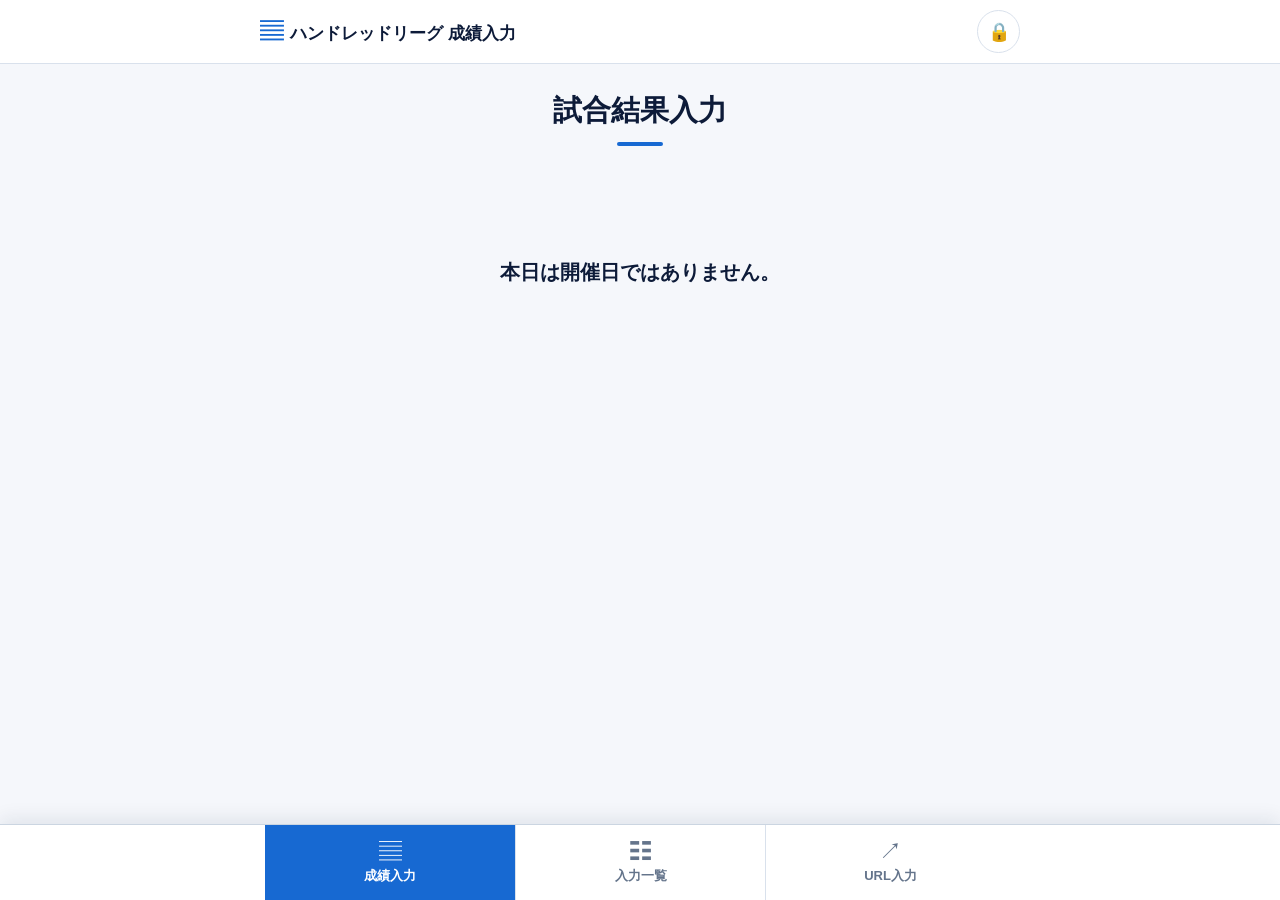
<file: score-entry.html>
<!DOCTYPE html>
<html lang="ja">
<head>
  <meta charset="UTF-8"><meta name="viewport" content="width=device-width, initial-scale=1.0, viewport-fit=cover"><meta name="theme-color" content="#f5f7fb">
  <title>ハンドレッドリーグ 成績入力</title>
  <link rel="icon" href="favicon.ico" sizes="any"><link rel="stylesheet" href="css/score-entry.css?v=11">
</head>
<body>
  <header class="entry-header"><div class="entry-header-inner"><div class="entry-brand"><span aria-hidden="true">▤</span>ハンドレッドリーグ 成績入力</div><button id="adminModeButton" class="admin-mode-button" type="button" aria-label="管理者ログイン" title="管理者ログイン">♙</button></div></header>
  <main class="entry-shell">
    <p id="demoModeBanner" class="demo-mode-banner" hidden><strong>操作練習ページ</strong><span>入力内容はスプレッドシートへ送信されません。時間を気にせず練習できます。</span></p>
    <section id="inputView" class="entry-view">
      <h1>試合結果入力</h1><div id="noScheduleMessage" class="no-schedule-message" hidden><strong id="noScheduleText">本日は開催日ではありません。</strong><button id="previousInputSection" class="secondary-button" type="button">← 前日の成績を入力する</button></div><p id="inputInfoBanner" class="info-banner">予定表から本日のチームを自動表示します</p>
      <form id="scoreForm" novalidate>
        <div class="panel filter-panel">
          <label id="leagueInputField">リーグ<select id="leagueInput"><option>Aリーグ</option><option>Bリーグ</option></select></label>
          <label id="tableInputField">卓<select id="tableInput"></select></label><label>試合<select id="matchInput"></select></label>
        </div>
        <div id="scheduleNote" class="schedule-note"></div><div id="playerInputs" class="player-inputs"></div>
        <div id="formMessage" class="form-message" role="alert" hidden></div><button type="submit" class="primary-button">内容を確認</button>
      </form>
    </section>

    <section id="confirmView" class="entry-view" hidden>
      <h1>入力内容の確認</h1><p class="info-banner">スコア順に自動で並び替えました</p>
      <div id="confirmMatch" class="panel match-summary"></div><div class="panel"><h2>入力内容</h2><div id="confirmPlayers"></div></div><div id="totalPanel" class="panel total-panel"></div>
      <p class="warning-banner">選手名とスコアをもう一度確認してください。</p><div class="button-stack"><button id="backToInput" class="secondary-button" type="button">入力画面へ戻る</button><button id="submitScores" class="primary-button" type="button">この内容で送信する</button></div>
    </section>

    <section id="listView" class="entry-view" hidden>
      <h1>入力一覧</h1><div class="date-navigation"><button id="previousDate" type="button">‹ 前節</button><label class="date-picker">対局日<input id="listDate" type="text" inputmode="none" readonly aria-haspopup="dialog"></label><button id="nextDate" type="button">次節 ›</button></div><div id="scheduleCalendar" class="schedule-calendar" role="dialog" aria-label="対局日を選択" hidden></div><button id="todayButton" class="today-button" type="button">今日</button>
      <div class="list-filters panel"><label id="listLeagueField">リーグ<select id="listLeague"><option>Aリーグ</option><option>Bリーグ</option></select></label><div id="listPhaseDisplay" class="auto-phase"></div></div>
      <div id="listSummary" class="panel list-summary"></div><div id="matchList" class="match-list"></div><p class="info-banner">試合をタップすると選手名とスコアを確認できます</p>
    </section>

    <section id="urlQueueView" class="entry-view" hidden>
      <h1>URL入力</h1>
      <div class="panel url-queue-summary"><span>URL未入力</span><strong id="urlQueueCount">0</strong><span>試合</span></div>
      <p class="url-queue-note">URL誤ってるので運営消去再入力</p>
      <div id="urlQueueList" class="match-list"></div>
      <button id="openCompletedUrls" class="completed-url-link" type="button"><span>入力済みURLの確認・変更</span><small>今までの入力一覧で日付を選択できます</small><b>›</b></button>
    </section>

    <section id="urlView" class="entry-view" hidden>
      <button id="backToListTop" class="text-button" type="button">← 入力一覧へ戻る</button><h1 id="urlTitle">試合URL入力</h1><div id="urlMatchInfo" class="panel"></div>
      <div class="panel url-panel"><div class="section-heading-row"><h2>試合URL</h2><button id="openUrlHelp" class="help-button" type="button" aria-label="URLの貼り付け方">?</button></div><label>試合のリプレイを貼り付けてください。<input id="matchUrl" type="url" inputmode="url" placeholder="https://pl.sega-mj.com/..."></label><div id="urlMessage" class="form-message" role="alert" hidden></div><div class="url-buttons"><button id="saveUrl" class="primary-button" type="button">URLを保存する</button><button id="openSavedUrl" class="secondary-button" type="button" hidden>URLを確認する</button></div></div>
      <button id="backToListBottom" class="secondary-button" type="button">一覧へ戻る</button>
    </section>

    <section id="editView" class="entry-view" hidden>
      <button id="backFromEdit" class="text-button" type="button">← 入力一覧へ戻る</button><h1>送信内容の編集</h1><p class="warning-banner">保存すると、この試合の送信内容が更新されます。</p><div id="editMatchInfo" class="panel"></div><div id="editRows" class="player-inputs"></div><div id="editMessage" class="form-message" role="alert" hidden></div>
      <div id="editUrlSection" class="panel url-panel"><div class="section-heading-row"><h2>試合URL</h2><button id="openEditUrlHelp" class="help-button" type="button" aria-label="URLの貼り付け方">?</button></div><label>試合のリプレイを貼り付けてください。<input id="editMatchUrl" type="url" inputmode="url" placeholder="https://pl.sega-mj.com/..."></label></div>
      <div class="button-stack"><button id="saveEdit" class="primary-button" type="button">変更を保存する</button><button id="deleteEntry" class="danger-button" type="button">このデータを消去する</button></div>
    </section>
  </main>

  <nav class="entry-bottom-nav" aria-label="成績入力メニュー"><button id="navInput" class="active" type="button"><span>▤</span><strong>成績入力</strong></button><button id="navList" type="button"><span>☷</span><strong>入力一覧</strong></button><button id="navUrlQueue" type="button"><span>↗</span><strong>URL入力</strong><em id="urlQueueBadge" hidden>0</em></button></nav>
  <div id="scoreKeypad" class="keypad-backdrop" hidden><div class="score-keypad" role="dialog" aria-modal="true"><div class="keypad-header"><div><small id="keypadLabel">スコア</small><strong id="keypadValue">0</strong></div><button id="closeKeypad" type="button">完了</button></div><div id="keypadButtons" class="keypad-grid"></div></div></div>
  <div id="successModal" class="modal" hidden><div class="modal-card" role="dialog" aria-modal="true"><div class="success-icon">✓</div><h2>送信されました</h2><p>運営確認後に成績へ反映されます。</p><div class="button-stack"><button id="continueToUrl" class="primary-button" type="button">続けて試合URLを入力する</button><button id="closeSuccess" class="secondary-button" type="button">あとで入力する</button></div></div></div>
  <div id="urlHelpModal" class="modal" hidden><div class="modal-card help-modal-card" role="dialog" aria-modal="true" aria-labelledby="urlHelpTitle"><button id="closeUrlHelp" class="modal-close" type="button">×</button><h2 id="urlHelpTitle">試合URLの貼り付け方</h2><p class="help-lead">画像の順番どおりに操作してください。</p><div class="help-steps"><figure><figcaption><b>1</b>「WEBで視聴」を押す</figcaption><img src="assets/score-help/step-1-web-view.png" alt="WEBで視聴を選ぶ画面" loading="lazy"></figure><figure><figcaption><b>2</b>対局を選択する</figcaption><img src="assets/score-help/step-2-select-match.png" alt="プライベート戦Mリーグルールの対局を選ぶ画面" loading="lazy"></figure><figure><figcaption><b>3</b>URLをすべてコピーする</figcaption><img src="assets/score-help/step-3-copy-url.png" alt="リプレイURLをすべてコピーする画面" loading="lazy"></figure></div><p class="help-finish">コピーしたURLを入力欄へ貼り付けて保存してください。</p><label class="help-understood"><input id="rememberUrlHelp" type="checkbox">やり方を理解したので、次回から表示しない</label></div></div>
  <div id="adminModeModal" class="modal" hidden><form id="adminModeForm" class="modal-card" role="dialog" aria-modal="true"><button id="closeAdminMode" class="modal-close" type="button">×</button><div class="admin-login-icon">♙</div><h2>管理者ログイン</h2><input type="text" name="username" value="hundredleague-admin" autocomplete="username" tabindex="-1" aria-hidden="true" style="position:absolute;left:-10000px"><label>パスワード<input id="adminModePassword" name="password" type="password" autocomplete="current-password" required></label><p id="adminModeError" class="form-message" hidden>パスワードが違います。</p><button class="primary-button" type="submit">ログイン</button></form></div>
  <script src="js/score-entry.js?v=29"></script>
</body></html>
</file>
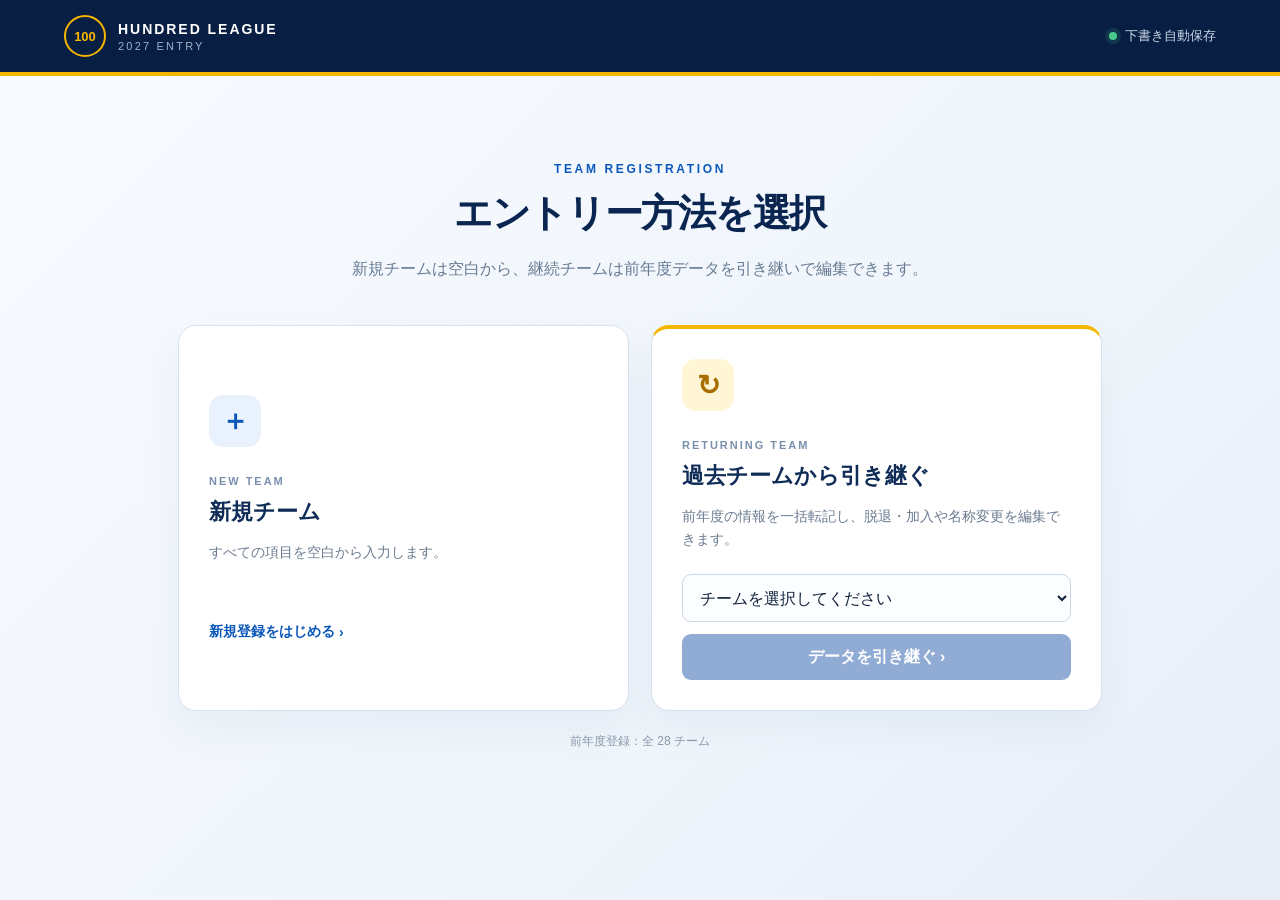
<file: team-entry.html>
<!DOCTYPE html>
<html lang="ja">
<head>
  <meta charset="UTF-8">
  <meta name="viewport" content="width=device-width, initial-scale=1, viewport-fit=cover">
  <meta name="theme-color" content="#081f43">
  <title>ハンドレッドリーグ2027｜チームエントリー</title>
  <link rel="icon" href="favicon.ico" sizes="any">
  <link rel="stylesheet" href="css/team-entry.css?v=1">
</head>
<body>
  <header class="site-header">
    <div class="brand"><span class="brand-mark">100</span><span><b>HUNDRED LEAGUE</b><small>2027 ENTRY</small></span></div>
    <span id="draftStatus" class="draft-status"><i></i>下書き自動保存</span>
  </header>

  <main>
    <section id="startView" class="start-wrap">
      <div class="start-heading"><p class="eyebrow">TEAM REGISTRATION</p><h1>エントリー方法を選択</h1><p>新規チームは空白から、継続チームは前年度データを引き継いで編集できます。</p></div>
      <div class="start-grid">
        <button id="startNew" class="mode-card new" type="button"><span class="mode-icon">＋</span><small>NEW TEAM</small><h2>新規チーム</h2><p>すべての項目を空白から入力します。</p><b>新規登録をはじめる <span>›</span></b></button>
        <section class="mode-card legacy"><span class="mode-icon">↻</span><small>RETURNING TEAM</small><h2>過去チームから引き継ぐ</h2><p>前年度の情報を一括転記し、脱退・加入や名称変更を編集できます。</p><label class="sr-only" for="legacyTeam">チームを選択</label><select id="legacyTeam"><option value="">チームを選択してください</option></select><button id="importTeam" class="primary-button" type="button" disabled>データを引き継ぐ <span>›</span></button></section>
      </div>
      <p class="source-note">前年度登録：全 <span id="legacyCount">0</span> チーム</p>
    </section>

    <section id="entryView" class="entry-layout" hidden>
      <aside class="intro-panel">
        <button id="changeMode" class="back-link" type="button">‹ 登録方法を変更</button>
        <p class="eyebrow">TEAM REGISTRATION</p><h1>今シーズン<br>エントリー</h1>
        <p>選手は6名必須、最大10名まで登録できます。</p>
        <div class="season-badge"><small>SEASON</small><strong>2027</strong></div>
      </aside>

      <section class="form-card">
        <nav id="stepper" class="stepper" aria-label="入力ステップ"></nav>
        <div class="progress-track"><span id="progressBar"></span></div>
        <form id="entryForm" novalidate>
          <div id="formBody" class="form-body"></div>
          <p id="formError" class="error-message" role="alert" hidden></p>
          <footer class="form-footer"><button id="backStep" class="secondary-button" type="button">‹ 戻る</button><button id="nextStep" class="primary-button" type="button">次へ ›</button></footer>
        </form>
      </section>
    </section>

    <section id="successView" class="success-wrap" hidden>
      <div class="success-card"><div class="success-mark">✓</div><p class="eyebrow">ENTRY COMPLETE</p><h1>エントリーを受け付けました</h1><p>ご登録ありがとうございます。内容を確認後、運営から必要に応じてご連絡します。</p></div>
    </section>
  </main>

  <script src="js/team-entry-data.js?v=1"></script>
  <script src="js/team-entry.js?v=1"></script>
</body>
</html>
</file>
<file: css/score-entry.css>
:root{--blue:#1769d2;--blue-dark:#0d4fae;--navy:#0d1b39;--muted:#64748b;--line:#d9e1ec;--bg:#f5f7fb;--green:#159447;--orange:#e8750a;--orange-bg:#fff7e8;--red:#dc2626}
*{box-sizing:border-box}html{background:var(--bg)}body{margin:0;background:var(--bg);color:var(--navy);font-family:-apple-system,BlinkMacSystemFont,"Segoe UI","Noto Sans JP",sans-serif;line-height:1.5;padding-bottom:calc(92px + env(safe-area-inset-bottom))}.entry-header{position:sticky;top:0;z-index:10;background:#fff;border-bottom:1px solid var(--line);padding:14px 16px}.entry-brand{max-width:760px;margin:auto;font-size:17px;font-weight:850;white-space:nowrap;overflow:hidden;text-overflow:ellipsis}.entry-brand span{color:var(--blue);font-size:23px;margin-right:7px}.entry-shell{width:min(760px,100%);margin:auto;padding:22px 15px 40px}.entry-view[hidden],.modal[hidden],.keypad-backdrop[hidden]{display:none}.entry-view h1{text-align:center;font-size:29px;margin:3px 0 21px}.entry-view h1:after{content:"";display:block;width:46px;height:4px;background:var(--blue);border-radius:9px;margin:9px auto 0}.panel{background:#fff;border:1px solid var(--line);border-radius:14px;box-shadow:0 4px 14px rgba(15,35,65,.06);padding:17px;margin-bottom:14px}.panel h2{font-size:20px;margin:0 0 14px}.info-banner,.warning-banner,.schedule-note{border-radius:10px;padding:12px 14px;margin:0 0 16px}.info-banner{color:#174a85;background:#edf6ff;border:1px solid #b9d7fb}.warning-banner{color:#824b08;background:#fff8e6;border:1px solid #f1d48f}.schedule-note{display:flex;justify-content:space-between;gap:10px;color:#315278;background:#eef5ff;border:1px solid #c6dcf8;font-size:13px}.schedule-note strong{font-size:15px}.filter-panel,.list-filters{display:grid;grid-template-columns:repeat(2,1fr);gap:13px}.filter-panel label[hidden],.list-filters label[hidden]{display:none}label{display:block;color:#34445e;font-size:14px;font-weight:750}select,input{width:100%;height:52px;margin-top:6px;border:1px solid #cbd5e1;border-radius:9px;background:#fff;color:var(--navy);font:inherit;font-size:17px;padding:0 13px;outline:none}select:focus,input:focus{border-color:var(--blue);box-shadow:0 0 0 3px rgba(23,105,210,.12)}input[readonly]{background:#f8fafc;cursor:pointer}.player-inputs{display:grid;grid-template-columns:1fr 1fr;gap:13px}.player-card h2{display:flex;align-items:center;justify-content:space-between;color:var(--blue);font-size:19px}.player-card h2 small{max-width:68%;color:var(--navy);font-size:14px;text-align:right}.player-card label+label{margin-top:11px}.primary-button,.secondary-button,.danger-button{width:100%;min-height:54px;border-radius:10px;font:inherit;font-size:17px;font-weight:850;cursor:pointer}.primary-button{border:0;color:#fff;background:var(--blue)}.primary-button:hover{background:var(--blue-dark)}.secondary-button{border:2px solid var(--blue);color:var(--blue);background:#fff}.danger-button{border:1px solid #efb1b1;background:#fff;color:#bd2020}.button-stack{display:grid;gap:10px}.form-message{border-radius:9px;background:#fff1f1;border:1px solid #f6b5b5;color:#a71919;padding:12px 14px;margin:13px 0;font-weight:750}.match-summary{display:flex;justify-content:space-around;flex-wrap:wrap;gap:8px;font-size:16px}.match-summary strong{color:var(--blue)}.confirm-row{display:grid;grid-template-columns:58px 1fr 1fr 74px;gap:8px;align-items:center;padding:13px 0;border-bottom:1px solid var(--line)}.confirm-row:last-child{border:0}.confirm-row b{color:var(--blue)}.score-negative{color:var(--red)!important}.score-positive{color:var(--blue)!important}.total-panel{display:flex;align-items:center;justify-content:center;gap:20px;font-weight:850}.total-panel strong{font-size:34px;color:var(--blue)}.total-valid:after{content:"✓";display:grid;place-items:center;width:38px;height:38px;border-radius:50%;color:#fff;background:var(--green)}
.date-navigation{display:grid;grid-template-columns:auto minmax(0,1fr) auto;gap:7px;align-items:end}.date-navigation button,.today-button{min-height:48px;border:1px solid var(--line);border-radius:10px;background:#fff;color:var(--blue);font-weight:800}.date-picker{text-align:center}.today-button{display:block;border:0;background:transparent;margin:4px auto 11px}.list-summary{display:grid;grid-template-columns:repeat(3,1fr);text-align:center;gap:6px;font-size:13px}.summary-number{display:block;font-size:29px;font-weight:900}.summary-missing{color:var(--orange)}.match-card{background:#fff;border:1px solid var(--line);border-radius:13px;box-shadow:0 3px 12px rgba(15,35,65,.06);padding:14px;margin-bottom:11px;cursor:pointer}.match-card.needs-action{background:var(--orange-bg);border-color:#f5c174;border-left:6px solid var(--orange)}.match-card-main{display:flex;justify-content:space-between;align-items:center;gap:10px}.match-name{font-size:18px;font-weight:900}.match-time{color:var(--muted);font-size:13px}.status{font-size:13px;font-weight:850}.status-warning{color:var(--orange)}.status-done{color:var(--green)}.match-player-preview{display:none;grid-template-columns:1fr 1fr;gap:6px 12px;margin-top:13px;padding-top:12px;border-top:1px solid var(--line);font-size:14px}.match-card.expanded .match-player-preview{display:grid}.match-player-preview span{display:flex;justify-content:space-between;gap:8px}.match-card-actions{display:flex;gap:8px;margin-top:12px}.match-card-actions:empty{display:none}.match-card-actions button{flex:1;min-height:44px;border-radius:8px;font:inherit;font-size:14px;font-weight:850;cursor:pointer}.url-action{border:0;background:var(--orange);color:#fff}.edit-action{border:1px solid var(--blue);background:#fff;color:var(--blue)}.text-button{border:0;background:transparent;color:var(--blue);font-weight:800;font-size:15px;padding:0 0 12px}.section-heading-row{display:flex;justify-content:space-between;align-items:center}.section-heading-row h2{margin:0}.help-button{display:grid;place-items:center;width:34px;height:34px;border:0;border-radius:50%;background:#e8f2ff;color:var(--blue);font-size:20px;font-weight:900}.url-panel label{margin-top:15px;font-weight:650}.url-buttons{display:grid;grid-template-columns:1fr 1fr;gap:10px;margin-top:14px}.url-buttons .primary-button,.url-buttons .secondary-button{margin:0}.url-buttons.single .primary-button{grid-column:1/-1}.detail-rows{margin-top:15px;border-top:1px solid var(--line)}.detail-rows>div{display:grid;grid-template-columns:43px 1fr 1fr 66px;gap:7px;padding:11px 0;border-bottom:1px solid var(--line);font-size:13px}.detail-rows>div:last-child{border:0}.detail-rows b{color:var(--blue)}
.schedule-calendar{position:relative;z-index:20;width:min(330px,calc(100% - 20px));margin:7px auto 10px;padding:12px;border:1px solid var(--line);border-radius:14px;background:#fff;box-shadow:0 12px 30px rgba(15,35,65,.18)}.calendar-head{display:grid;grid-template-columns:40px 1fr 40px;align-items:center;text-align:center;margin-bottom:8px}.calendar-head button{height:36px;border:0;border-radius:8px;background:#eef5ff;color:var(--blue);font-size:22px}.calendar-week,.calendar-days{display:grid;grid-template-columns:repeat(7,1fr);gap:3px;text-align:center}.calendar-week{color:var(--muted);font-size:12px;font-weight:800;margin-bottom:3px}.calendar-days>span,.calendar-days>button{aspect-ratio:1;display:grid;place-items:center}.calendar-days button{position:relative;border:0;border-radius:50%;background:transparent;color:var(--ink);font:inherit;font-weight:700}.calendar-days button.scheduled::after{content:"";position:absolute;left:50%;bottom:3px;width:6px;height:6px;border-radius:50%;background:#e53935;transform:translateX(-50%)}.calendar-days button.selected{background:var(--blue);color:#fff}.calendar-days button.selected::after{background:#fff}.schedule-calendar p{display:flex;justify-content:flex-end;align-items:center;gap:6px;margin:8px 3px 0;color:var(--muted);font-size:12px}.schedule-calendar p i{width:7px;height:7px;border-radius:50%;background:#e53935}
.no-schedule-message{display:flex;flex-direction:column;align-items:center;justify-content:center;gap:12px;min-height:210px;margin:18px 0;color:var(--muted);text-align:center}.no-schedule-message[hidden]{display:none}.no-schedule-message strong{color:var(--navy);font-size:20px}.no-schedule-message .secondary-button{width:min(310px,100%);margin-top:10px}
.demo-mode-banner{display:flex;flex-direction:column;gap:2px;margin:0 0 18px;padding:13px 15px;border:2px solid #f2b84b;border-radius:12px;background:#fff8df;color:#694307;text-align:center}.demo-mode-banner[hidden]{display:none}.demo-mode-banner strong{font-size:18px}.demo-mode-banner span{font-size:13px;font-weight:700}
.auto-phase{display:flex;align-items:center;justify-content:center;min-height:52px;align-self:end;border-radius:9px;background:#edf6ff;color:var(--blue);font-size:17px;font-weight:850}
.entry-bottom-nav{position:fixed;z-index:12;bottom:0;left:0;right:0;min-height:76px;padding-bottom:env(safe-area-inset-bottom);background:#fff;border-top:1px solid #cbd5e1;display:flex;justify-content:center;box-shadow:0 -5px 18px rgba(15,35,65,.09)}.entry-bottom-nav button{position:relative;width:min(33.333%,250px);border:0;background:#fff;color:#64748b;font:inherit;font-size:13px}.entry-bottom-nav button+button{border-left:1px solid var(--line)}.entry-bottom-nav button.active{color:#fff;background:var(--blue)}.entry-bottom-nav span{display:block;font-size:23px;line-height:1}.entry-bottom-nav strong{display:block;margin-top:3px}.entry-bottom-nav em{position:absolute;top:6px;left:calc(50% + 17px);display:grid;place-items:center;min-width:21px;height:21px;padding:0 5px;border-radius:11px;background:var(--orange);color:#fff;font-size:11px;font-style:normal;font-weight:900}.entry-bottom-nav em[hidden]{display:none}.modal,.keypad-backdrop{position:fixed;z-index:30;inset:0;background:rgba(13,27,57,.48);display:grid;place-items:center;padding:18px}.modal-card{position:relative;width:min(390px,100%);background:#fff;border-radius:18px;text-align:center;padding:27px;box-shadow:0 20px 60px rgba(0,0,0,.2)}.success-icon{display:grid;place-items:center;width:58px;height:58px;margin:auto;border-radius:50%;background:var(--green);color:#fff;font-size:34px;font-weight:900}.modal-card h2{font-size:23px;margin:13px 0 5px}.modal-card .primary-button{margin-top:13px}.modal-close{position:absolute;top:9px;right:13px;border:0;background:transparent;color:var(--muted);font-size:27px}.help-modal-card{width:min(560px,100%);max-height:min(88vh,900px);overflow-y:auto;text-align:left;padding:25px 18px}.help-modal-card h2{text-align:center;padding:0 30px}.help-lead,.help-finish{text-align:center;color:var(--muted);font-weight:700}.help-steps{display:grid;gap:20px;margin-top:18px}.help-steps figure{margin:0;padding:12px;background:#f5f7fb;border:1px solid var(--line);border-radius:14px}.help-steps figcaption{display:flex;align-items:center;gap:9px;margin-bottom:10px;font-weight:850;color:var(--navy)}.help-steps figcaption b{display:grid;place-items:center;flex:0 0 29px;height:29px;border-radius:50%;background:var(--blue);color:#fff}.help-steps img{display:block;width:100%;height:auto;border:1px solid #d8dee8;border-radius:9px}.help-finish{margin:18px 0 0;color:var(--blue)}
.url-queue-summary{display:flex;align-items:baseline;justify-content:center;gap:10px;color:var(--orange);font-weight:850}.url-queue-summary strong{font-size:36px}.url-queue-note{margin:-2px 0 16px;color:var(--muted);font-size:13px;text-align:center}.match-date{color:var(--blue);font-size:13px;font-weight:850}.url-queue-card .match-player-preview{display:grid;grid-template-columns:repeat(4,minmax(0,1fr));gap:6px;margin-top:12px}.url-queue-card .match-player-preview span{min-width:0;display:grid;gap:1px;font-size:12px;text-align:center}.url-queue-card .match-player-preview span:not(:last-child){padding-right:6px;border-right:1px solid var(--line)}.url-queue-card .match-player-preview strong{font-size:14px}.completed-url-link{position:relative;display:grid;width:100%;margin-top:14px;padding:15px 40px 15px 16px;border:1px solid var(--line);border-radius:13px;background:#fff;color:var(--navy);text-align:left;font:inherit;cursor:pointer}.completed-url-link span{font-weight:850}.completed-url-link small{color:var(--muted)}.completed-url-link b{position:absolute;right:17px;top:50%;translate:0 -50%;color:var(--blue);font-size:27px}.help-understood{display:flex;align-items:flex-start;gap:9px;margin-top:18px;padding:13px;border-radius:10px;background:#eef5ff;color:var(--navy);font-size:13px}.help-understood input{flex:0 0 20px;width:20px;height:20px;margin:0}.modal-card .button-stack{margin-top:13px}.modal-card .button-stack .primary-button{margin-top:0}
.keypad-backdrop{z-index:40;place-items:end center;padding:0}.score-keypad{width:min(520px,100%);padding:14px 14px calc(14px + env(safe-area-inset-bottom));border-radius:18px 18px 0 0;background:#eef2f7;box-shadow:0 -15px 50px rgba(0,0,0,.22)}.keypad-header{display:flex;align-items:center;justify-content:space-between;padding:0 5px 12px}.keypad-header small{display:block;color:var(--muted)}.keypad-header strong{display:block;max-width:270px;overflow:hidden;font-size:29px}.keypad-header button{min-width:72px;height:42px;border:0;border-radius:9px;background:var(--blue);color:#fff;font-weight:850}.keypad-grid{display:grid;grid-template-columns:repeat(3,1fr);gap:8px}.keypad-grid button{height:58px;border:1px solid #cbd5e1;border-radius:10px;background:#fff;color:var(--navy);font-size:25px;font-weight:750;box-shadow:0 2px 3px rgba(0,0,0,.05)}.keypad-grid button:active{background:#dceaff}.keypad-grid button:disabled{color:#b9c0ca;background:#f3f4f6}
@media(max-width:600px){.entry-shell{padding:19px 11px 30px}.entry-view h1{font-size:26px}.filter-panel,.list-filters,.player-inputs{grid-template-columns:1fr}.panel{padding:14px}.confirm-row{grid-template-columns:45px 1fr 1fr 65px;font-size:13px}.list-summary{font-size:12px}.summary-number{font-size:26px}.date-navigation button{padding:0 8px}.date-picker input{font-size:14px;padding:0 6px}.schedule-note{display:block}.schedule-note span{display:block;margin-top:3px}.detail-rows>div{grid-template-columns:38px 1fr 1fr 60px}.match-card-actions{flex-direction:column}.match-player-preview{grid-template-columns:1fr}.url-queue-card .match-player-preview{grid-template-columns:repeat(4,minmax(0,1fr));gap:3px}.url-queue-card .match-player-preview span{font-size:10px;overflow-wrap:anywhere}.url-queue-card .match-player-preview strong{font-size:12px}.entry-bottom-nav strong{font-size:12px}}

/* 管理者モード・入力一覧 */
.entry-header{padding:10px 16px}
.entry-header-inner{display:flex;align-items:center;gap:10px;max-width:760px;margin:auto}
.entry-brand{min-width:0;flex:1;margin:0}
.admin-mode-button{display:grid;place-items:center;flex:0 0 43px;width:43px;height:43px;border:1px solid var(--line);border-radius:50%;background:#fff;color:var(--blue);font-size:18px;cursor:pointer}
.admin-mode-button[hidden]{display:none}
.admin-mode-button.active{border-color:var(--green);background:#eaf8ef;color:var(--green)}
.admin-login-icon{display:grid;place-items:center;width:56px;height:56px;margin:0 auto 10px;border-radius:50%;background:#e8f2ff;color:var(--blue);font-size:27px}
.match-player-preview{display:grid}
</file>
<file: css/team-entry.css>
:root{--navy:#081f43;--blue:#0c47a1;--blue2:#0c58ba;--gold:#f5b700;--green:#18845a;--red:#b32626;--ink:#10213a;--muted:#687b93;--line:#d9e4f0;--bg:#eef4fb}
*{box-sizing:border-box}html{background:var(--bg)}body{margin:0;background:linear-gradient(135deg,#f8fbff 0%,#eef4fb 70%,#e7edf6 100%);color:var(--ink);font-family:-apple-system,BlinkMacSystemFont,"Segoe UI","Hiragino Sans","Yu Gothic UI",Meiryo,sans-serif;font-size:16px;min-height:100vh}.sr-only{position:absolute;width:1px;height:1px;padding:0;margin:-1px;overflow:hidden;clip:rect(0,0,0,0);white-space:nowrap;border:0}[hidden]{display:none!important}
.site-header{height:76px;background:var(--navy);color:#fff;display:flex;align-items:center;justify-content:space-between;padding:0 max(5vw,24px);border-bottom:4px solid var(--gold)}.brand{display:flex;align-items:center;gap:12px}.brand-mark{width:42px;height:42px;border:2px solid var(--gold);border-radius:50%;display:grid;place-items:center;color:var(--gold);font:800 13px Arial}.brand b,.brand small{display:block}.brand b{font-size:14px;letter-spacing:.14em}.brand small{font-size:11px;color:#9fb4d0;letter-spacing:.2em;margin-top:3px}.draft-status{font-size:13px;color:#c9d7e8;display:flex;align-items:center;gap:8px}.draft-status i{width:8px;height:8px;background:#49c98b;border-radius:50%;box-shadow:0 0 0 4px #49c98b22}
.eyebrow{font-size:12px;font-weight:800;letter-spacing:.22em;color:var(--blue2)}.start-wrap{max-width:980px;margin:auto;padding:74px 28px 90px}.start-heading{text-align:center;max-width:650px;margin:0 auto 42px}.start-heading h1{font-size:38px;color:#0a2550;margin:10px 0 12px;letter-spacing:-.035em}.start-heading>p:last-child{color:var(--muted);line-height:1.75}.start-grid{display:grid;grid-template-columns:1fr 1fr;gap:22px}.mode-card{border:1px solid #d6e2ef;border-radius:18px;background:#fff;padding:30px;text-align:left;box-shadow:0 18px 40px #17345c0d;min-height:325px}.mode-card.new{cursor:pointer;font:inherit;color:inherit;transition:.2s}.mode-card.new:hover{transform:translateY(-3px);border-color:#76a6e3;box-shadow:0 22px 45px #17345c1a}.mode-icon{width:52px;height:52px;border-radius:14px;display:grid;place-items:center;background:#e8f1fc;color:var(--blue2);font-size:28px;font-weight:700;margin-bottom:24px}.mode-card>small{font:800 11px Arial;letter-spacing:.18em;color:#7990ac}.mode-card h2{margin:8px 0 10px;font-size:22px;color:#102d58}.mode-card p{color:#6b7b90;line-height:1.65;font-size:14px;min-height:48px}.mode-card.new b{display:flex;align-items:center;gap:4px;color:var(--blue2);margin-top:34px;font-size:14px}.mode-card.legacy{border-top:4px solid var(--gold)}.mode-card.legacy .mode-icon{background:#fff6d6;color:#a86f00}.source-note{text-align:center;color:#8a99aa;font-size:12px;margin-top:22px}
select,input,textarea{width:100%;border:1px solid #cbd7e5;border-radius:9px;background:#fbfdff;color:var(--ink);font:inherit;font-size:16px;padding:0 13px;outline:none}select,input{height:48px}textarea{min-height:130px;padding:12px 13px;resize:vertical}select:focus,input:focus,textarea:focus{border-color:#1c65c7;box-shadow:0 0 0 3px #1c65c722}button{font:inherit}.primary-button,.secondary-button{min-height:46px;border-radius:9px;padding:0 18px;font-weight:800;cursor:pointer}.primary-button{border:0;background:var(--blue);color:#fff}.primary-button:disabled{opacity:.45;cursor:not-allowed}.secondary-button{border:1px solid #b9cbe0;background:#fff;color:#254a78}.mode-card.legacy select{margin:7px 0 12px}.mode-card.legacy .primary-button{width:100%}
.entry-layout{max-width:1320px;margin:auto;padding:52px 32px 64px;display:grid;grid-template-columns:280px minmax(0,1fr);gap:38px;align-items:start}.intro-panel{position:sticky;top:34px;padding:18px 8px}.back-link{border:0;background:none;color:#647a96;padding:0;margin:0 0 30px;font-weight:700;font-size:13px;cursor:pointer}.intro-panel h1{font-size:42px;line-height:1.18;letter-spacing:-.04em;margin:12px 0 18px;color:#0a2550}.intro-panel>p:not(.eyebrow){color:#66778f;line-height:1.8;font-size:15px}.season-badge{margin-top:34px;width:130px;height:130px;border-radius:50%;background:#0a2a5a;color:#fff;display:flex;flex-direction:column;align-items:center;justify-content:center;border:7px solid #fff;outline:1px solid #d7e1ed;box-shadow:0 10px 24px #193c6a18}.season-badge small{font-size:10px;letter-spacing:.2em;color:#f5c62f}.season-badge strong{font-size:30px}
.form-card{background:#fff;border:1px solid var(--line);border-radius:18px;box-shadow:0 22px 50px #17345c12;overflow:hidden}.stepper{display:grid;grid-template-columns:repeat(4,1fr);padding:24px 32px 20px;gap:8px}.stepper button{border:0;background:none;color:#95a3b6;display:flex;align-items:center;gap:9px;cursor:default;text-align:left}.stepper button span{width:30px;height:30px;border:1px solid #cdd8e5;border-radius:50%;display:grid;place-items:center;font-size:13px;font-weight:800;flex:none}.stepper button em{font-style:normal;font-size:13px;font-weight:700}.stepper button.active{color:var(--blue)}.stepper button.active span{background:var(--blue);color:#fff;border-color:var(--blue)}.stepper button.complete{color:var(--green);cursor:pointer}.stepper button.complete span{background:#e1f6ed;border-color:#8ad3b5}.progress-track{height:3px;background:#e7edf4}.progress-track span{display:block;height:100%;background:var(--blue);transition:width .25s}.form-body{min-height:520px;padding:38px 44px 52px}.section{animation:rise .2s ease}.section-title{display:flex;gap:16px;align-items:flex-start;padding-bottom:28px;border-bottom:1px solid #e2e9f1;margin-bottom:30px}.section-title>span{font:900 34px Arial;color:#d7e4f3}.section-title h2{font-size:24px;margin:0 0 6px;color:#102d58}.section-title p{margin:0;color:#6c7c90;font-size:14px}.field-grid{display:grid;gap:23px;max-width:680px}.field{display:grid;gap:8px;color:#263b58;font-size:14px;font-weight:700}.field-head{display:flex;align-items:center;gap:8px}.required{font-size:11px;color:#b23232;background:#fff0f0;border-radius:5px;padding:3px 6px}.hint{font-weight:400;color:#7a899c;font-size:12px}.counter{text-align:right;font-weight:400;color:#7a899c;font-size:12px}.players{display:grid;gap:16px}.player-card{border:1px solid #dce5ef;border-radius:12px;overflow:hidden;background:#fbfdff}.player-head{height:50px;background:#edf3fa;display:flex;align-items:center;justify-content:space-between;padding:0 18px}.player-head>div{display:flex;align-items:center;gap:10px}.player-no{font:800 12px Arial;color:#6f88a8}.player-head strong{font-size:14px}.delete-player{border:0;background:#fff;color:#9b3434;border-radius:8px;min-height:36px;padding:0 11px;font-size:13px;font-weight:800;cursor:pointer}.player-fields{padding:18px;display:grid;grid-template-columns:1.15fr 1fr 1fr;gap:14px}.add-player{width:100%;height:48px;border:1px dashed #8ba8c8;border-radius:9px;background:#fff;color:var(--blue);font-weight:800;cursor:pointer}.review{display:grid;gap:18px}.review-block{border:1px solid #dce5ef;border-radius:12px;overflow:hidden}.review-block header{display:flex;align-items:center;justify-content:space-between;background:#edf3fa;padding:13px 18px}.review-block h3{font-size:15px;margin:0}.review-block button{border:0;background:none;color:var(--blue2);font-weight:700}.review-block dl{margin:0;padding:8px 18px}.review-block dl div{display:grid;grid-template-columns:145px 1fr;padding:10px 0;border-bottom:1px solid #edf1f5}.review-block dl div:last-child{border:0}.review-block dt{color:#73839a;font-size:13px}.review-block dd{margin:0;font-size:14px;white-space:pre-wrap}.error-message{margin:0 44px 15px;color:var(--red);background:#fff1f1;border:1px solid #f4c0c0;border-radius:8px;padding:12px 14px;font-size:14px}.form-footer{border-top:1px solid #e0e8f1;background:#f9fbfd;padding:20px 44px;display:flex;justify-content:space-between}.form-footer button{min-width:118px}.success-wrap{min-height:calc(100vh - 76px);display:grid;place-items:center;padding:24px}.success-card{text-align:center;background:#fff;border:1px solid #d7e3f0;border-radius:20px;box-shadow:0 25px 70px #193c6a1f;max-width:580px;padding:56px}.success-mark{width:72px;height:72px;background:#e1f6ed;color:var(--green);border-radius:50%;display:grid;place-items:center;margin:0 auto 24px;font-size:34px}.success-card h1{font-size:30px;margin:10px 0}.success-card>p:not(.eyebrow){color:#65758a;line-height:1.8;margin-bottom:28px}@keyframes rise{from{opacity:0;transform:translateY(6px)}to{opacity:1;transform:none}}
@media(max-width:900px){.start-grid{grid-template-columns:1fr}.entry-layout{grid-template-columns:1fr;padding-top:28px}.intro-panel{position:static;padding:0}.intro-panel h1{font-size:32px}.intro-panel h1 br{display:none}.season-badge{display:none}.player-fields{grid-template-columns:1fr}.stepper button{justify-content:center}.stepper em{display:none}.form-body{padding:30px 24px 42px}.form-footer{padding:18px 24px}}
@media(max-width:540px){.site-header{height:68px;padding:0 16px}.draft-status{font-size:0}.start-wrap{padding:38px 12px 58px}.start-heading{margin-bottom:26px}.start-heading h1{font-size:29px}.mode-card{padding:23px;min-height:auto}.mode-card.new b{margin-top:24px}.entry-layout{padding:20px 10px 44px;gap:15px}.intro-panel{padding:0 7px}.back-link{margin-bottom:18px}.intro-panel h1{font-size:27px;margin-bottom:9px}.form-card{border-radius:13px}.stepper{padding:17px 10px 13px}.form-body{padding:24px 15px 34px;min-height:440px}.section-title{gap:10px;padding-bottom:20px;margin-bottom:23px}.section-title>span{font-size:27px}.section-title h2{font-size:21px}.player-fields{padding:14px}.player-head{padding:0 13px}.delete-player{padding:0 9px}.review-block dl div{grid-template-columns:1fr;gap:3px}.form-footer{padding:15px}.form-footer button{min-width:104px}.error-message{margin:0 15px 13px}.success-card{padding:40px 22px}.success-card h1{font-size:25px}}
</file>
